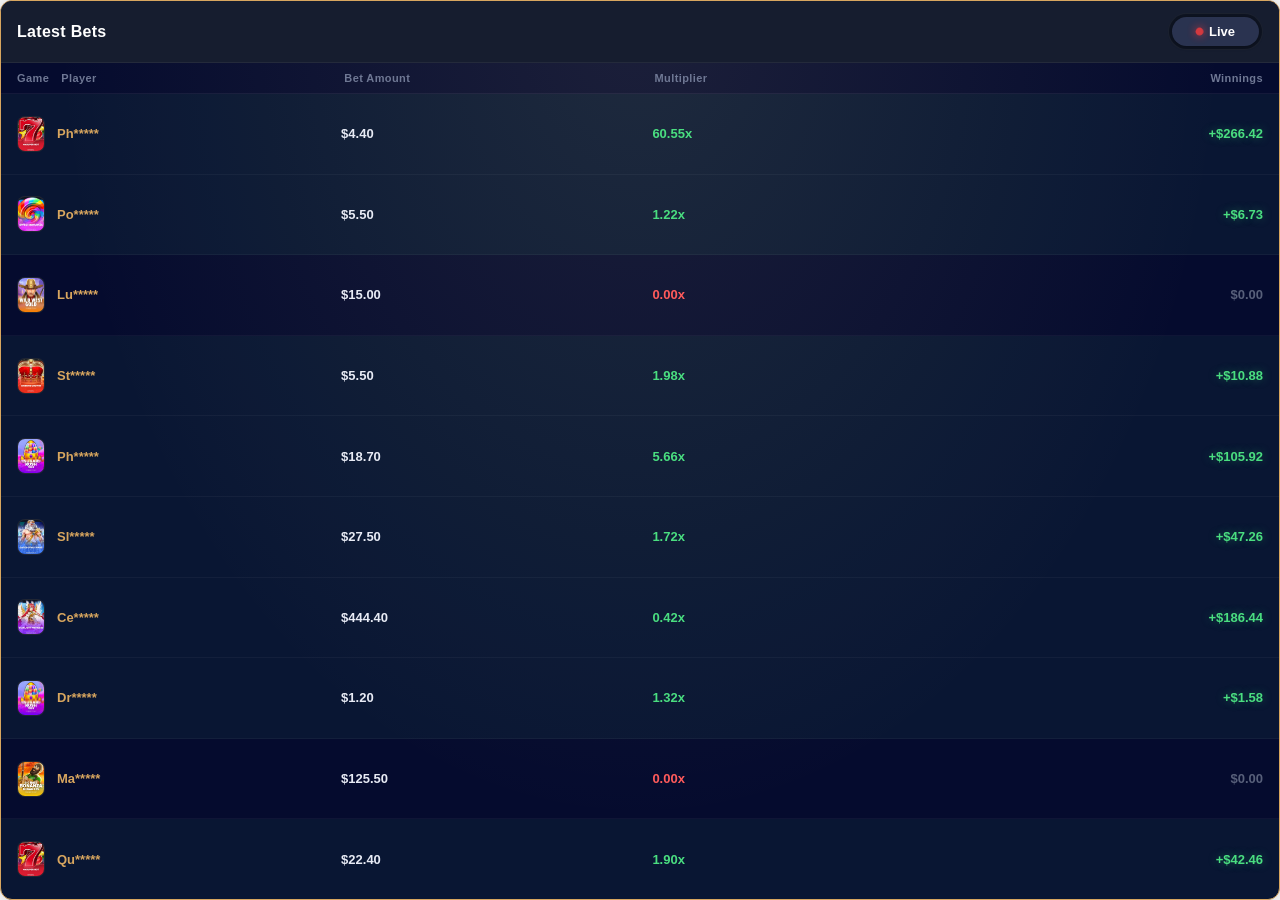
<file: index.html>
<!DOCTYPE html>
<html lang="en">
<head>
    <meta charset="UTF-8">
    <meta http-equiv="refresh" content="0; URL=/banner.html">
    <title>Redirecting...</title>
</head>
<body>
    <p>Redirecting to the banner page. If you are not redirected automatically, <a href="/banner.html">click here</a>.</p>
</body>
</html>
</file>
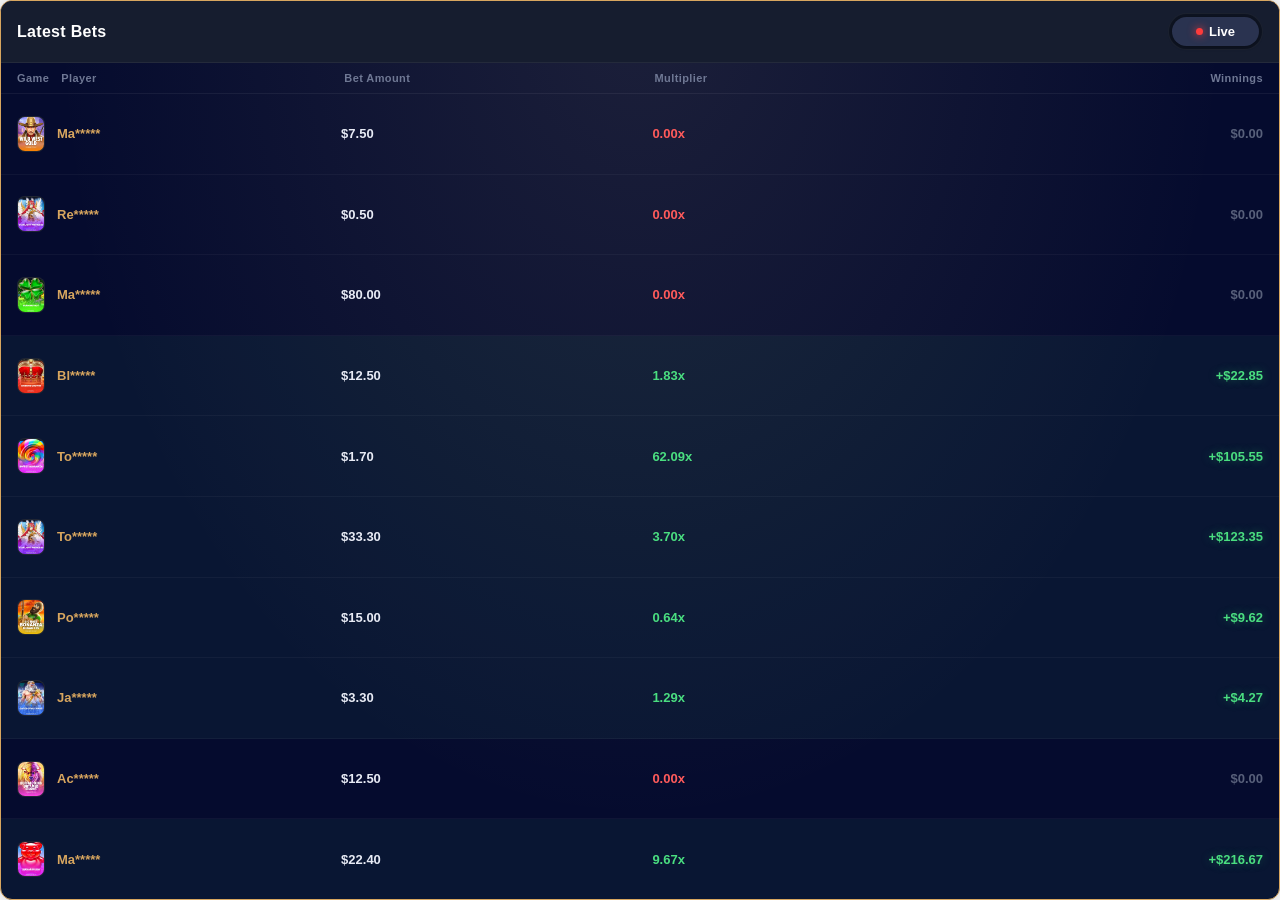
<file: banner.html>
<!doctype html>
<html lang="en">
  <head>
    <meta charset="UTF-8" />
    <meta name="viewport" content="width=device-width, initial-scale=1.0" />
    <title>Latest Bets Feed</title>
    <style>
      * {
        box-sizing: border-box;
        margin: 0;
        padding: 0;
      }

      html,
      body {
        width: 100%;
        height: 100%;
      }

      body {
        font-family: -apple-system, BlinkMacSystemFont, "Segoe UI", sans-serif;
        background: transparent;
        color: #fff;
        overflow: hidden;
      }

      .feed {
        position: relative;
        background:
          radial-gradient(
            ellipse at top,
            rgba(230, 212, 160, 0.1) 0%,
            transparent 65%
          ),
          #050b2e;
        border: 1px solid #d8a65f;
        border-radius: 12px;
        overflow: hidden;
        width: 100%;
        height: 100%;
        display: flex;
        flex-direction: column;
        box-shadow:
          inset 0 1px 0 rgba(230, 212, 160, 0.12),
          0 0 24px rgba(0, 0, 0, 0.25);
      }

      /* ---------- Header ---------- */
      .feed-header {
        flex-shrink: 0;
        display: flex;
        align-items: center;
        justify-content: space-between;
        gap: 12px;
        padding: clamp(8px, 1.6vw, 12px) clamp(10px, 3vw, 16px);
        background: #161d2f;
        border-bottom: 1px solid rgba(255, 255, 255, 0.06);
        position: relative;
        z-index: 2;
      }

      .feed-title {
        font-size: clamp(13px, 3vw, 16px);
        font-weight: 700;
        letter-spacing: 0.3px;
        color: #fff;
        white-space: nowrap;
      }

      /* Live / (Top 10) toggle pill — Live only, kept active */
      .toggle {
        display: flex;
        align-items: center;
        background: #0e1422;
        border: 1px solid rgba(255, 255, 255, 0.06);
        border-radius: 999px;
        padding: 3px;
      }

      .toggle-btn {
        display: flex;
        align-items: center;
        gap: 6px;
        font-size: clamp(11px, 2.4vw, 13px);
        font-weight: 600;
        color: #fff;
        background: #2a3350;
        border-radius: 999px;
        padding: clamp(5px, 1.2vw, 7px) clamp(14px, 4vw, 24px);
        box-shadow: 0 1px 4px rgba(0, 0, 0, 0.3);
      }

      .live-dot {
        width: 7px;
        height: 7px;
        background: #ff3b3b;
        border-radius: 50%;
        box-shadow: 0 0 8px #ff3b3b;
        animation: pulse 1.5s infinite;
      }

      @keyframes pulse {
        0%,
        100% {
          opacity: 1;
          transform: scale(1);
        }
        50% {
          opacity: 0.5;
          transform: scale(1.3);
        }
      }

      /* ---------- Column titles ---------- */
      .col-head {
        display: grid;
        grid-template-columns: var(--cols);
        align-items: center;
        gap: clamp(6px, 1.6vw, 12px);
        padding: clamp(6px, 1.4vw, 9px) clamp(10px, 3vw, 16px);
        border-bottom: 1px solid rgba(255, 255, 255, 0.06);
        font-size: clamp(9px, 2vw, 11px);
        font-weight: 600;
        letter-spacing: 0.4px;
        color: #6f7894;
        text-transform: capitalize;
        flex-shrink: 0;
      }

      .col-head .right {
        text-align: right;
      }

      /* ---------- Rows ---------- */
      .feed-list {
        flex: 1;
        overflow: hidden;
        min-height: 0;
        position: relative;
        z-index: 1;
        display: flex;
        flex-direction: column;
      }

      .win-row {
        flex: 1 1 0;
        min-height: 0;
        display: grid;
        grid-template-columns: var(--cols);
        align-items: center;
        gap: clamp(6px, 1.6vw, 12px);
        padding: 0 clamp(10px, 3vw, 16px);
        border-bottom: 1px solid rgba(255, 255, 255, 0.04);
        animation: slideIn 0.5s ease;
      }

      .win-row.win {
        background: rgba(74, 222, 128, 0.05);
      }

      .win-row:last-child {
        border-bottom: none;
      }

      @keyframes slideIn {
        from {
          opacity: 0;
          transform: translateY(-12px);
          background: rgba(230, 212, 160, 0.15);
        }
        to {
          opacity: 1;
          transform: translateY(0);
        }
      }

      /* Game thumbnail — small + rounded corners */
      .game-cell {
        display: flex;
        align-items: center;
      }

      .game-thumb {
        width: clamp(22px, 5vw, 28px);
        height: clamp(30px, 7vw, 36px);
        border-radius: 8px;
        object-fit: cover;
        background: #0e1422;
        border: 1px solid rgba(255, 255, 255, 0.08);
        flex-shrink: 0;
      }

      .player {
        font-size: clamp(11px, 2.5vw, 13px);
        font-weight: 600;
        color: #d8a65f;
        overflow: hidden;
        text-overflow: ellipsis;
        white-space: nowrap;
      }

      .amount {
        font-size: clamp(11px, 2.5vw, 13px);
        font-weight: 600;
        color: #e8ebf5;
        white-space: nowrap;
      }

      .multiplier {
        font-size: clamp(11px, 2.5vw, 13px);
        font-weight: 700;
        white-space: nowrap;
      }
      .multiplier.win {
        color: #4ade80;
      }
      .multiplier.loss {
        color: #ff5b5b;
      }

      .winnings {
        font-size: clamp(11px, 2.5vw, 13px);
        font-weight: 700;
        white-space: nowrap;
        text-align: right;
      }
      .winnings.win {
        color: #4ade80;
        text-shadow: 0 0 10px rgba(74, 222, 128, 0.35);
      }
      .winnings.loss {
        color: #58607a;
      }

      @media (max-width: 360px) {
        .col-head,
        .win-row {
          --cols: auto 1fr 1fr 0.8fr 1fr;
        }
      }
    </style>
  </head>
  <body>
    <div class="feed">
      <div class="feed-header">
        <div class="feed-title">Latest Bets</div>
        <div class="toggle">
          <div class="toggle-btn">
            <span class="live-dot"></span>
            <span>Live</span>
          </div>
        </div>
      </div>

      <div class="col-head">
        <span>Game</span>
        <span>Player</span>
        <span>Bet Amount</span>
        <span>Multiplier</span>
        <span class="right">Winnings</span>
      </div>

      <div class="feed-list" id="feed-list"></div>
    </div>

    <script>
      const CURRENCY = "$";
      const MIN_DELAY = 800;
      const MAX_DELAY = 1500;
      const INITIAL_ROWS = 10;

      // Grid columns shared by header + rows
      document.documentElement.style.setProperty(
        "--cols",
        "auto 1fr 1.1fr 1fr 1.2fr",
      );

      let MAX_ROWS = INITIAL_ROWS;

      const sampleUsernames = [
        "Maximus", "AceHigh", "LuckyBet", "BetKing", "SpinMaster",
        "Kerem", "BigWin", "JackpotMan", "SlotPro", "CardShark",
        "Tornado", "GoldRush", "DragonPlay", "Phoenix", "StarPlayer",
        "NightOwl", "Thunder", "CashKing", "QuickSpin", "RoyalFlush",
        "Iron", "SilverFox", "BlackJack", "RedSeven", "WildCard",
        "TopBet", "FireSpin", "Diamond", "AcePlayer", "MoonShot",
        "Emir", "Burak", "Deniz", "Polat", "Sertac", "Cenk",
      ];

      // Each game maps to a thumbnail image in the folder
      const sampleGames = [
        { name: "Sweet Bonanza", img: "sweet bom.webp" },
        { name: "Sugar Rush", img: "sugar rush.webp" },
        { name: "Sugar Rush 1000", img: "sugar rush 2.webp" },
        { name: "Gates of Olympus", img: "gates of.webp" },
        { name: "The Dog House", img: "dog house.webp" },
        { name: "Starlight Princess", img: "princess.webp" },
        { name: "Shining Crown", img: "shining crown.webp" },
        { name: "Burning Hot", img: "burninghot.webp" },
        { name: "40 Super Hot", img: "40superhot.webp" },
        { name: "Wild West Gold", img: "wild west gold.webp" },
        { name: "Buffalo King", img: "bufflo.webp" },
        { name: "Big Bass Bonanza", img: "bigbassbonanza.webp" },
        { name: "Big Bass Megaways", img: "bigbassbonnaza megaways.webp" },
      ];

      // Realistic USD bet sizes — varied, non-round amounts
      const commonBets = [
        0.2, 0.3, 0.5, 0.7, 0.9, 1.2, 1.7, 2.5, 3.3, 4.4, 5.5, 7.5, 8.8,
        10.9, 12.5, 15.0, 18.7, 22.4, 27.5, 33.3, 44.0, 55.5, 67.8, 80.0, 99.9,
      ];
      const highBets = [125.5, 150.0, 175.7, 222.2, 300.0, 444.4, 500.0]; // >$100, shown rarely

      function fmt(n) {
        return n.toLocaleString("en-US", {
          minimumFractionDigits: 2,
          maximumFractionDigits: 2,
        });
      }

      function maskUsername(name) {
        return name.slice(0, 2) + "*****";
      }

      function generateRandomBet() {
        const name =
          sampleUsernames[Math.floor(Math.random() * sampleUsernames.length)];
        const game =
          sampleGames[Math.floor(Math.random() * sampleGames.length)];
        // ~12% of bets are high (>$100), the rest are common (<=$100)
        const pool = Math.random() < 0.12 ? highBets : commonBets;
        const bet = pool[Math.floor(Math.random() * pool.length)];

        // ~25% of spins return nothing (loss)
        let multiplier;
        if (Math.random() < 0.25) {
          multiplier = 0;
        } else {
          // weighted toward small multipliers, occasional big hit
          const r = Math.random();
          if (r < 0.6) multiplier = 0.2 + Math.random() * 2; // 0.2x–2.2x
          else if (r < 0.9) multiplier = 2 + Math.random() * 8; // 2x–10x
          else multiplier = 10 + Math.random() * 90; // 10x–100x
        }

        const winnings = bet * multiplier;
        return {
          player: maskUsername(name),
          game,
          bet,
          multiplier,
          winnings,
          isWin: multiplier > 0,
        };
      }

      function createRowElement(b, animate = true) {
        const row = document.createElement("div");
        row.className = "win-row" + (b.isWin ? " win" : "");
        if (!animate) row.style.animation = "none";

        const multClass = b.isWin ? "win" : "loss";
        const winClass = b.isWin ? "win" : "loss";
        const winText = b.isWin
          ? "+" + CURRENCY + fmt(b.winnings)
          : CURRENCY + "0.00";

        row.innerHTML = `
          <div class="game-cell">
            <img class="game-thumb" src="${encodeURI(b.game.img)}" alt="${b.game.name}" loading="lazy" />
          </div>
          <div class="player">${b.player}</div>
          <div class="amount">${CURRENCY}${fmt(b.bet)}</div>
          <div class="multiplier ${multClass}">${b.multiplier.toFixed(2)}x</div>
          <div class="winnings ${winClass}">${winText}</div>
        `;
        return row;
      }

      function initialFill() {
        const list = document.getElementById("feed-list");
        list.innerHTML = "";

        // Always exactly 10 rows; they flex to fill the height
        for (let i = 0; i < INITIAL_ROWS; i++) {
          list.appendChild(createRowElement(generateRandomBet(), false));
        }

        MAX_ROWS = INITIAL_ROWS;
      }

      function addBet(b) {
        const list = document.getElementById("feed-list");
        list.prepend(createRowElement(b, true));
        while (list.children.length > MAX_ROWS) {
          list.removeChild(list.lastChild);
        }
      }

      function scheduleNextBet() {
        const delay = MIN_DELAY + Math.random() * (MAX_DELAY - MIN_DELAY);
        setTimeout(() => {
          addBet(generateRandomBet());
          scheduleNextBet();
        }, delay);
      }

      window.addEventListener("load", () => {
        initialFill();
        scheduleNextBet();
      });

      let resizeTimeout;
      window.addEventListener("resize", () => {
        clearTimeout(resizeTimeout);
        resizeTimeout = setTimeout(initialFill, 200);
      });
    </script>
  </body>
</html>
</file>
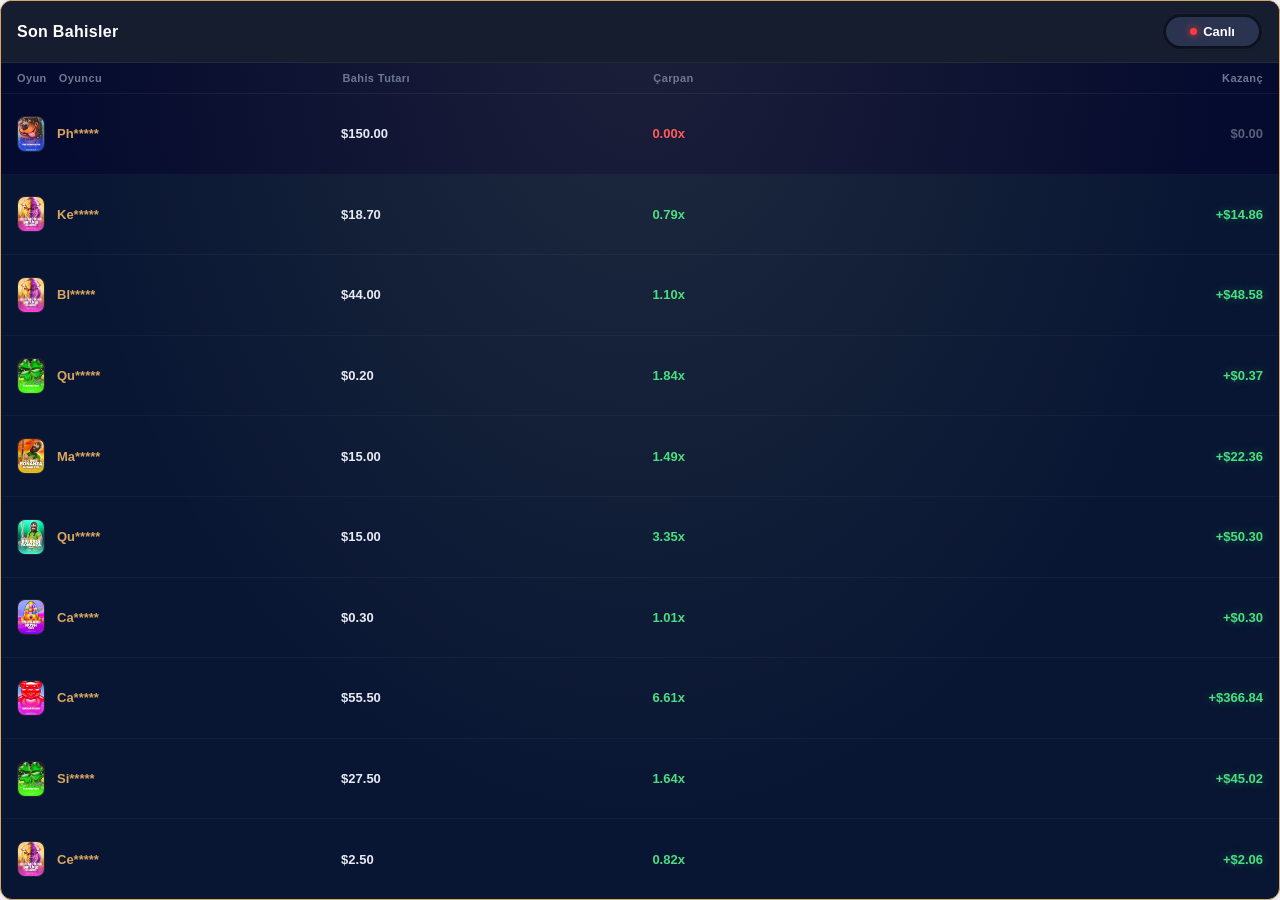
<file: bannertr.html>
<!doctype html>
<html lang="tr">
  <head>
    <meta charset="UTF-8" />
    <meta name="viewport" content="width=device-width, initial-scale=1.0" />
    <title>Son Bahisler</title>
    <link rel="stylesheet" href="banner.css" />
  </head>
  <body>
    <div class="feed">
      <div class="feed-header">
        <div class="feed-title">Son Bahisler</div>
        <div class="toggle">
          <div class="toggle-btn">
            <span class="live-dot"></span>
            <span>Canlı</span>
          </div>
        </div>
      </div>

      <div class="col-head">
        <span>Oyun</span>
        <span>Oyuncu</span>
        <span>Bahis Tutarı</span>
        <span>Çarpan</span>
        <span class="right">Kazanç</span>
      </div>

      <div class="feed-list" id="feed-list"></div>
    </div>

    <script src="banner.js"></script>
  </body>
</html>
</file>
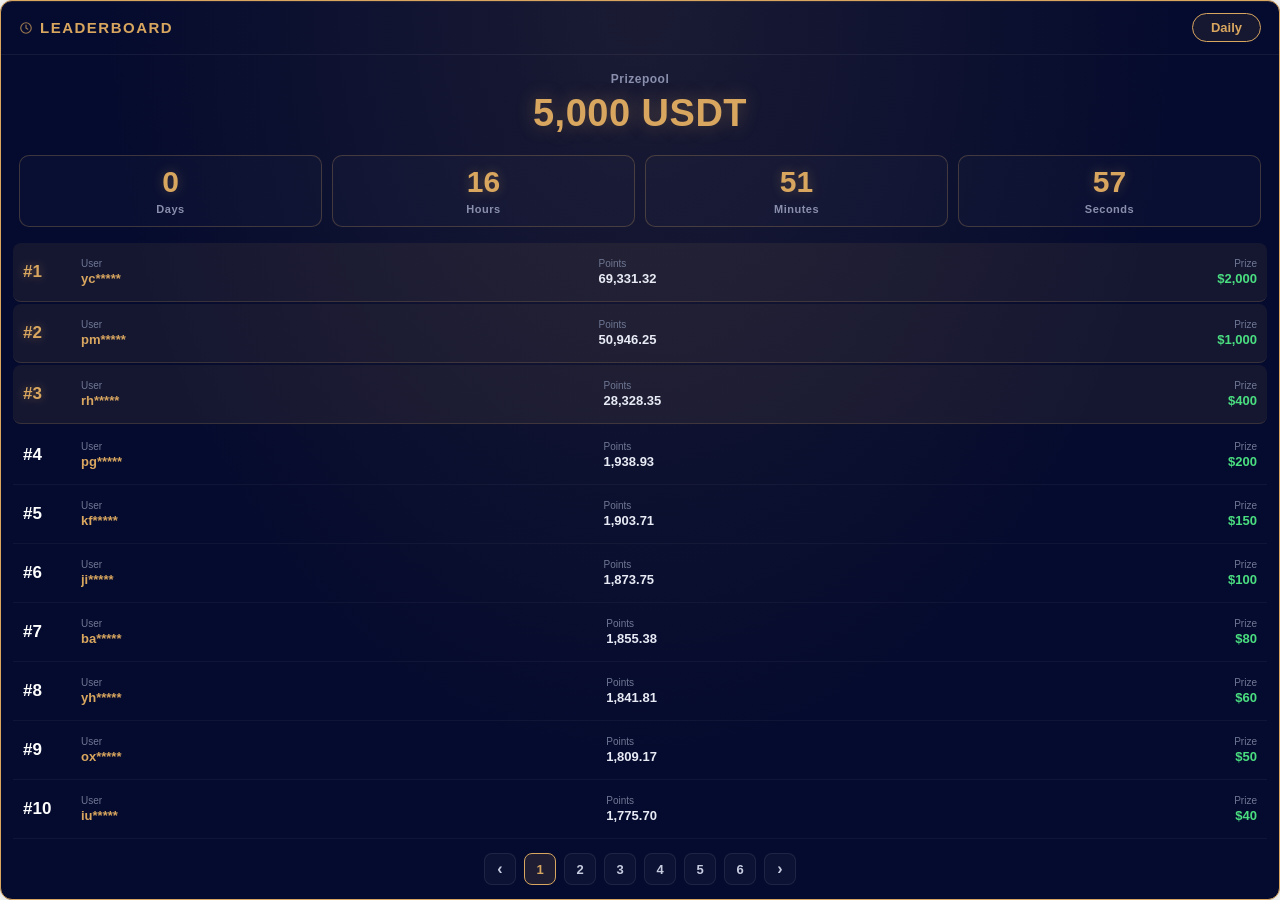
<file: leaderboard.html>
<!doctype html>
<html lang="en">
  <head>
    <meta charset="UTF-8" />
    <meta name="viewport" content="width=device-width, initial-scale=1.0" />
    <title>Leaderboard</title>
    <style>
      * {
        box-sizing: border-box;
        margin: 0;
        padding: 0;
      }

      html,
      body {
        width: 100%;
        height: 100%;
      }

      body {
        font-family: -apple-system, BlinkMacSystemFont, "Segoe UI", sans-serif;
        background: transparent;
        color: #fff;
      }

      .board {
        position: relative;
        background:
          radial-gradient(
            ellipse at top,
            rgba(216, 166, 95, 0.1) 0%,
            transparent 60%
          ),
          #050b2e;
        border: 1px solid #d8a65f;
        border-radius: 12px;
        overflow: hidden;
        width: 100%;
        height: 100%;
        display: flex;
        flex-direction: column;
        box-shadow:
          inset 0 1px 0 rgba(216, 166, 95, 0.12),
          0 0 24px rgba(0, 0, 0, 0.25);
      }

      /* ---------- Header ---------- */
      .board-header {
        display: flex;
        align-items: center;
        justify-content: space-between;
        gap: 12px;
        padding: clamp(8px, 1.7vw, 12px) clamp(12px, 3vw, 18px);
        border-bottom: 1px solid rgba(255, 255, 255, 0.06);
      }

      .board-title {
        display: flex;
        align-items: center;
        gap: 7px;
        font-size: clamp(12px, 2.8vw, 15px);
        font-weight: 700;
        letter-spacing: 1.5px;
        color: #d8a65f;
        text-transform: uppercase;
      }

      .board-title svg {
        width: 14px;
        height: 14px;
        stroke: #d8a65f;
        opacity: 0.7;
      }

      .daily-pill {
        font-size: clamp(11px, 2.4vw, 13px);
        font-weight: 600;
        color: #d8a65f;
        background: rgba(216, 166, 95, 0.08);
        border: 1px solid #d8a65f;
        border-radius: 999px;
        padding: clamp(4px, 1vw, 6px) clamp(12px, 3vw, 18px);
      }

      /* ---------- Prizepool ---------- */
      .prizepool {
        text-align: center;
        padding: clamp(11px, 2.4vw, 17px) 0 clamp(6px, 1.6vw, 10px);
      }

      .prizepool .label {
        font-size: clamp(10px, 2.2vw, 12px);
        font-weight: 600;
        letter-spacing: 0.5px;
        color: #8a8fad;
        margin-bottom: 6px;
      }

      .prizepool .amount {
        font-size: clamp(26px, 7vw, 38px);
        font-weight: 800;
        letter-spacing: 0.5px;
        color: #d8a65f;
        text-shadow: 0 0 18px rgba(216, 166, 95, 0.35);
      }

      /* ---------- Countdown ---------- */
      .countdown {
        display: grid;
        grid-template-columns: repeat(4, 1fr);
        gap: clamp(6px, 1.6vw, 10px);
        padding: clamp(6px, 1.6vw, 10px) clamp(12px, 3vw, 18px) clamp(11px, 2.4vw, 16px);
      }

      .cd-box {
        background: rgba(255, 255, 255, 0.02);
        border: 1px solid rgba(216, 166, 95, 0.25);
        border-radius: 10px;
        padding: clamp(6px, 1.6vw, 11px) 4px;
        text-align: center;
      }

      .cd-num {
        font-size: clamp(20px, 5.5vw, 30px);
        font-weight: 800;
        color: #d8a65f;
        line-height: 1;
        text-shadow: 0 0 12px rgba(216, 166, 95, 0.3);
      }

      .cd-label {
        margin-top: 6px;
        font-size: clamp(9px, 2vw, 11px);
        font-weight: 600;
        letter-spacing: 0.5px;
        color: #8a8fad;
      }

      /* ---------- List ---------- */
      .list {
        flex: 1;
        min-height: 0;
        overflow: hidden;
        display: flex;
        flex-direction: column;
        padding: 0 clamp(8px, 2vw, 12px);
      }

      .row {
        flex: 1 1 0;
        min-height: 0;
        display: grid;
        grid-template-columns: clamp(28px, 7vw, 46px) 1fr 1.2fr auto;
        align-items: center;
        gap: clamp(4px, 1.4vw, 12px);
        padding: 0 clamp(5px, 1.3vw, 10px);
        border-bottom: 1px solid rgba(255, 255, 255, 0.04);
      }

      /* Let grid cells shrink so nowrap numbers never push past the edge */
      .row > div {
        min-width: 0;
      }

      .row.top {
        background: rgba(216, 166, 95, 0.08);
        border-radius: 8px;
        border-bottom: 1px solid rgba(216, 166, 95, 0.18);
        margin-bottom: 2px;
      }

      .rank {
        font-size: clamp(13px, 3vw, 17px);
        font-weight: 800;
        color: #fff;
      }
      .row.top .rank {
        color: #d8a65f;
        text-shadow: 0 0 10px rgba(216, 166, 95, 0.4);
      }

      .cell-label {
        font-size: clamp(8px, 1.8vw, 10px);
        font-weight: 500;
        color: #6f7894;
        margin-bottom: 2px;
      }

      .cell-value {
        font-size: clamp(10px, 2.4vw, 13px);
        font-weight: 700;
        color: #e8ebf5;
        white-space: nowrap;
        overflow: hidden;
        text-overflow: ellipsis;
      }

      .cell-label {
        overflow: hidden;
        text-overflow: ellipsis;
        white-space: nowrap;
      }

      .col-user .cell-value {
        color: #d8a65f;
      }

      .col-prize {
        text-align: right;
      }
      .col-prize .cell-label {
        text-align: right;
      }
      .col-prize .cell-value {
        color: #4ade80;
      }

      /* ---------- Pagination ---------- */
      .pagination {
        display: flex;
        align-items: center;
        justify-content: center;
        gap: clamp(4px, 1.4vw, 8px);
        padding: clamp(9px, 2.2vw, 14px);
      }

      .page-btn {
        min-width: clamp(26px, 7vw, 32px);
        height: clamp(26px, 7vw, 32px);
        display: flex;
        align-items: center;
        justify-content: center;
        font-size: clamp(11px, 2.4vw, 13px);
        font-weight: 600;
        color: #c7cce0;
        background: rgba(255, 255, 255, 0.03);
        border: 1px solid rgba(255, 255, 255, 0.08);
        border-radius: 8px;
        cursor: pointer;
        user-select: none;
        transition: all 0.15s ease;
      }

      .page-btn:hover {
        border-color: rgba(216, 166, 95, 0.5);
        color: #fff;
      }

      .page-btn.active {
        background: rgba(216, 166, 95, 0.12);
        border-color: #d8a65f;
        color: #d8a65f;
      }

      .page-btn.arrow {
        font-size: clamp(13px, 3vw, 16px);
      }

      /* Narrow phones: shrink so numbers fit on one line without clipping */
      @media (max-width: 430px) {
        .cell-value {
          font-size: 11px;
        }
        .cell-label {
          font-size: 8px;
        }
        .rank {
          font-size: 13px;
        }
        .row {
          gap: 5px;
          padding: 0 5px;
        }
      }

      @media (max-width: 360px) {
        .cell-value {
          font-size: 10px;
        }
      }
    </style>
  </head>
  <body>
    <div class="board">
      <div class="board-header">
        <div class="board-title">
          <svg viewBox="0 0 24 24" fill="none" stroke-width="2"
            stroke-linecap="round" stroke-linejoin="round">
            <circle cx="12" cy="12" r="9" />
            <path d="M12 7v5l3 2" />
          </svg>
          Leaderboard
        </div>
        <div class="daily-pill">Daily</div>
      </div>

      <div class="prizepool">
        <div class="label">Prizepool</div>
        <div class="amount">5,000 USDT</div>
      </div>

      <div class="countdown">
        <div class="cd-box">
          <div class="cd-num" id="cd-days">0</div>
          <div class="cd-label">Days</div>
        </div>
        <div class="cd-box">
          <div class="cd-num" id="cd-hours">00</div>
          <div class="cd-label">Hours</div>
        </div>
        <div class="cd-box">
          <div class="cd-num" id="cd-mins">00</div>
          <div class="cd-label">Minutes</div>
        </div>
        <div class="cd-box">
          <div class="cd-num" id="cd-secs">00</div>
          <div class="cd-label">Seconds</div>
        </div>
      </div>

      <div class="list" id="list"></div>

      <div class="pagination" id="pagination"></div>
    </div>

    <script>
      const PER_PAGE = 10; // 10 winners per page, numbers keep going
      const PAGES = 6;
      const TOTAL = PER_PAGE * PAGES; // 6 pages of 10
      const TR_OFFSET = 3 * 60 * 60 * 1000; // Turkey = UTC+3 (no DST)

      let entries = [];
      let currentPage = 1;
      let resetAt = nextResetTime();

      // ---------- helpers ----------
      function rand(min, max) {
        return Math.random() * (max - min) + min;
      }

      function randLetter() {
        return String.fromCharCode(97 + Math.floor(Math.random() * 26));
      }

      function maskName() {
        return randLetter() + randLetter() + "*****";
      }

      function prizeFor(rank) {
        const map = { 1: 2000, 2: 1000, 3: 400, 4: 200, 5: 150, 6: 100, 7: 80, 8: 60, 9: 50, 10: 40 };
        return map[rank] || 40;
      }

      function fmtPoints(n) {
        return n.toLocaleString("en-US", {
          minimumFractionDigits: 2,
          maximumFractionDigits: 2,
        });
      }

      function pad2(n) {
        return String(n).padStart(2, "0");
      }

      // ---------- data ----------
      function generateEntries() {
        const points = [];

        // Top 3 — much higher, descending
        let p = rand(60000, 70000);
        for (let i = 0; i < 3; i++) {
          points.push(p);
          p -= rand(15000, 24000);
        }

        // The rest — descending with a floor
        let q = rand(1700, 2000);
        for (let i = 3; i < TOTAL; i++) {
          points.push(q);
          q -= rand(12, 45);
          if (q < 300) q = rand(300, 520);
        }

        entries = points.map((pt, idx) => ({
          rank: idx + 1,
          name: maskName(),
          points: Math.max(pt, 0),
          prize: prizeFor(idx + 1),
        }));
      }

      // ---------- render ----------
      function rowHTML(e, isTop) {
        return `
          <div class="row${isTop ? " top" : ""}">
            <div class="rank">#${e.rank}</div>
            <div class="col-user">
              <div class="cell-label">User</div>
              <div class="cell-value">${e.name}</div>
            </div>
            <div class="col-points">
              <div class="cell-label">Points</div>
              <div class="cell-value">${fmtPoints(e.points)}</div>
            </div>
            <div class="col-prize">
              <div class="cell-label">Prize</div>
              <div class="cell-value">$${e.prize.toLocaleString("en-US")}</div>
            </div>
          </div>`;
      }

      function renderList() {
        const list = document.getElementById("list");
        let html = "";

        // Current page slice — 9 per page, ranks keep going across pages
        const start = (currentPage - 1) * PER_PAGE;
        const slice = entries.slice(start, start + PER_PAGE);
        for (const e of slice) html += rowHTML(e, e.rank <= 3);

        list.innerHTML = html;
      }

      function renderPagination() {
        const pag = document.getElementById("pagination");
        let html = `<div class="page-btn arrow" data-go="prev">&lsaquo;</div>`;
        for (let p = 1; p <= PAGES; p++) {
          html += `<div class="page-btn${p === currentPage ? " active" : ""}" data-page="${p}">${p}</div>`;
        }
        html += `<div class="page-btn arrow" data-go="next">&rsaquo;</div>`;
        pag.innerHTML = html;

        pag.querySelectorAll(".page-btn").forEach((btn) => {
          btn.addEventListener("click", () => {
            if (btn.dataset.page) currentPage = Number(btn.dataset.page);
            else if (btn.dataset.go === "prev") currentPage = Math.max(1, currentPage - 1);
            else if (btn.dataset.go === "next") currentPage = Math.min(PAGES, currentPage + 1);
            renderList();
            renderPagination();
          });
        });
      }

      // ---------- countdown (resets daily at Turkey 00:00) ----------
      function nextResetTime() {
        const ist = new Date(Date.now() + TR_OFFSET);
        const target = Date.UTC(
          ist.getUTCFullYear(),
          ist.getUTCMonth(),
          ist.getUTCDate() + 1,
          0, 0, 0, 0,
        );
        return target - TR_OFFSET;
      }

      function tick() {
        let diff = resetAt - Date.now();

        if (diff <= 0) {
          // New day — regenerate the list and reset the timer
          generateEntries();
          currentPage = 1;
          resetAt = nextResetTime();
          diff = resetAt - Date.now();
          renderList();
          renderPagination();
        }

        const totalSec = Math.floor(diff / 1000);
        document.getElementById("cd-days").textContent = Math.floor(totalSec / 86400);
        document.getElementById("cd-hours").textContent = pad2(Math.floor(totalSec / 3600) % 24);
        document.getElementById("cd-mins").textContent = pad2(Math.floor(totalSec / 60) % 60);
        document.getElementById("cd-secs").textContent = pad2(totalSec % 60);
      }

      // ---------- init ----------
      generateEntries();
      renderList();
      renderPagination();
      tick();
      setInterval(tick, 1000);
    </script>
  </body>
</html>
</file>
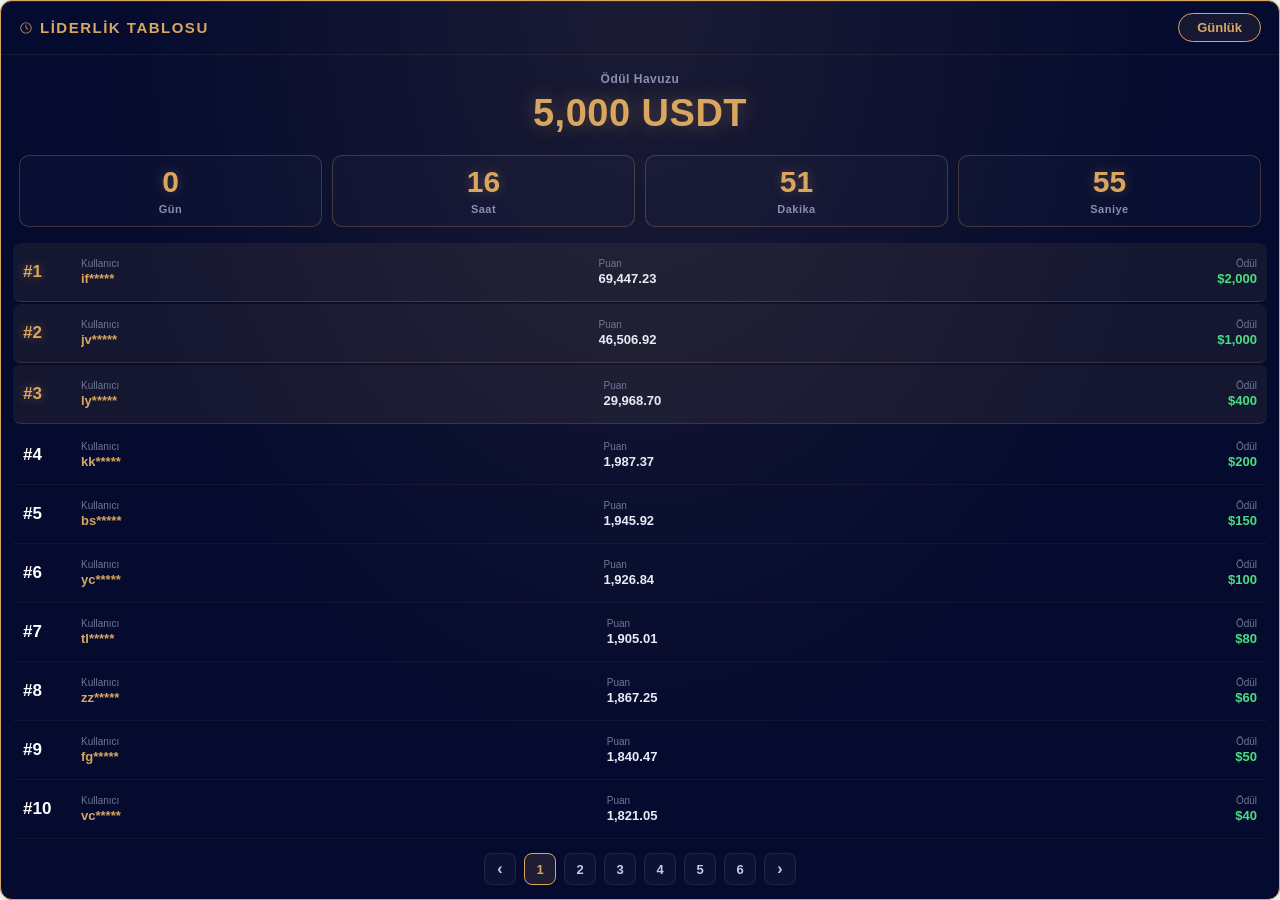
<file: leaderboardtr.html>
<!doctype html>
<html lang="tr">
  <head>
    <meta charset="UTF-8" />
    <meta name="viewport" content="width=device-width, initial-scale=1.0" />
    <title>Liderlik Tablosu</title>
    <link rel="stylesheet" href="leaderboard.css" />
  </head>
  <body>
    <div class="board">
      <div class="board-header">
        <div class="board-title">
          <svg viewBox="0 0 24 24" fill="none" stroke-width="2"
            stroke-linecap="round" stroke-linejoin="round">
            <circle cx="12" cy="12" r="9" />
            <path d="M12 7v5l3 2" />
          </svg>
          Liderlik Tablosu
        </div>
        <div class="daily-pill">Günlük</div>
      </div>

      <div class="prizepool">
        <div class="label">Ödül Havuzu</div>
        <div class="amount">5,000 USDT</div>
      </div>

      <div class="countdown">
        <div class="cd-box">
          <div class="cd-num" id="cd-days">0</div>
          <div class="cd-label">Gün</div>
        </div>
        <div class="cd-box">
          <div class="cd-num" id="cd-hours">00</div>
          <div class="cd-label">Saat</div>
        </div>
        <div class="cd-box">
          <div class="cd-num" id="cd-mins">00</div>
          <div class="cd-label">Dakika</div>
        </div>
        <div class="cd-box">
          <div class="cd-num" id="cd-secs">00</div>
          <div class="cd-label">Saniye</div>
        </div>
      </div>

      <div class="list" id="list"></div>

      <div class="pagination" id="pagination"></div>
    </div>

    <script>
      window.LB_LABELS = { user: "Kullanıcı", points: "Puan", prize: "Ödül" };
    </script>
    <script src="leaderboard.js"></script>
  </body>
</html>
</file>
<file: banner.css>
* {
  box-sizing: border-box;
  margin: 0;
  padding: 0;
}

html,
body {
  width: 100%;
  height: 100%;
}

body {
  font-family: -apple-system, BlinkMacSystemFont, "Segoe UI", sans-serif;
  background: transparent;
  color: #fff;
  overflow: hidden;
}

.feed {
  position: relative;
  background:
    radial-gradient(ellipse at top, rgba(230, 212, 160, 0.1) 0%, transparent 65%),
    #050b2e;
  border: 1px solid #d8a65f;
  border-radius: 12px;
  overflow: hidden;
  width: 100%;
  height: 100%;
  display: flex;
  flex-direction: column;
  box-shadow:
    inset 0 1px 0 rgba(230, 212, 160, 0.12),
    0 0 24px rgba(0, 0, 0, 0.25);
}

/* ---------- Header ---------- */
.feed-header {
  flex-shrink: 0;
  display: flex;
  align-items: center;
  justify-content: space-between;
  gap: 12px;
  padding: clamp(8px, 1.6vw, 12px) clamp(10px, 3vw, 16px);
  background: #161d2f;
  border-bottom: 1px solid rgba(255, 255, 255, 0.06);
  position: relative;
  z-index: 2;
}

.feed-title {
  font-size: clamp(13px, 3vw, 16px);
  font-weight: 700;
  letter-spacing: 0.3px;
  color: #fff;
  white-space: nowrap;
}

/* Live toggle pill */
.toggle {
  display: flex;
  align-items: center;
  background: #0e1422;
  border: 1px solid rgba(255, 255, 255, 0.06);
  border-radius: 999px;
  padding: 3px;
}

.toggle-btn {
  display: flex;
  align-items: center;
  gap: 6px;
  font-size: clamp(11px, 2.4vw, 13px);
  font-weight: 600;
  color: #fff;
  background: #2a3350;
  border-radius: 999px;
  padding: clamp(5px, 1.2vw, 7px) clamp(14px, 4vw, 24px);
  box-shadow: 0 1px 4px rgba(0, 0, 0, 0.3);
}

.live-dot {
  width: 7px;
  height: 7px;
  background: #ff3b3b;
  border-radius: 50%;
  box-shadow: 0 0 8px #ff3b3b;
  animation: pulse 1.5s infinite;
}

@keyframes pulse {
  0%,
  100% {
    opacity: 1;
    transform: scale(1);
  }
  50% {
    opacity: 0.5;
    transform: scale(1.3);
  }
}

/* ---------- Column titles ---------- */
.col-head {
  display: grid;
  grid-template-columns: var(--cols);
  align-items: center;
  gap: clamp(6px, 1.6vw, 12px);
  padding: clamp(6px, 1.4vw, 9px) clamp(10px, 3vw, 16px);
  border-bottom: 1px solid rgba(255, 255, 255, 0.06);
  font-size: clamp(9px, 2vw, 11px);
  font-weight: 600;
  letter-spacing: 0.4px;
  color: #6f7894;
  text-transform: capitalize;
  flex-shrink: 0;
}

.col-head .right {
  text-align: right;
}

/* ---------- Rows ---------- */
.feed-list {
  flex: 1;
  overflow: hidden;
  min-height: 0;
  position: relative;
  z-index: 1;
  display: flex;
  flex-direction: column;
}

.win-row {
  flex: 1 1 0;
  min-height: 0;
  display: grid;
  grid-template-columns: var(--cols);
  align-items: center;
  gap: clamp(6px, 1.6vw, 12px);
  padding: 0 clamp(10px, 3vw, 16px);
  border-bottom: 1px solid rgba(255, 255, 255, 0.04);
  animation: slideIn 0.5s ease;
}

.win-row.win {
  background: rgba(74, 222, 128, 0.05);
}

.win-row:last-child {
  border-bottom: none;
}

@keyframes slideIn {
  from {
    opacity: 0;
    transform: translateY(-12px);
    background: rgba(230, 212, 160, 0.15);
  }
  to {
    opacity: 1;
    transform: translateY(0);
  }
}

/* Game thumbnail — small + rounded corners */
.game-cell {
  display: flex;
  align-items: center;
}

.game-thumb {
  width: clamp(22px, 5vw, 28px);
  height: clamp(30px, 7vw, 36px);
  border-radius: 8px;
  object-fit: cover;
  background: #0e1422;
  border: 1px solid rgba(255, 255, 255, 0.08);
  flex-shrink: 0;
}

.player {
  font-size: clamp(11px, 2.5vw, 13px);
  font-weight: 600;
  color: #d8a65f;
  overflow: hidden;
  text-overflow: ellipsis;
  white-space: nowrap;
}

.amount {
  font-size: clamp(11px, 2.5vw, 13px);
  font-weight: 600;
  color: #e8ebf5;
  white-space: nowrap;
}

.multiplier {
  font-size: clamp(11px, 2.5vw, 13px);
  font-weight: 700;
  white-space: nowrap;
}
.multiplier.win {
  color: #4ade80;
}
.multiplier.loss {
  color: #ff5b5b;
}

.winnings {
  font-size: clamp(11px, 2.5vw, 13px);
  font-weight: 700;
  white-space: nowrap;
  text-align: right;
}
.winnings.win {
  color: #4ade80;
  text-shadow: 0 0 10px rgba(74, 222, 128, 0.35);
}
.winnings.loss {
  color: #58607a;
}

@media (max-width: 360px) {
  .col-head,
  .win-row {
    --cols: auto 1fr 1fr 0.8fr 1fr;
  }
}
</file>
<file: leaderboard.css>
* {
  box-sizing: border-box;
  margin: 0;
  padding: 0;
}

html,
body {
  width: 100%;
  height: 100%;
}

body {
  font-family: -apple-system, BlinkMacSystemFont, "Segoe UI", sans-serif;
  background: transparent;
  color: #fff;
}

.board {
  position: relative;
  background:
    radial-gradient(ellipse at top, rgba(216, 166, 95, 0.1) 0%, transparent 60%),
    #050b2e;
  border: 1px solid #d8a65f;
  border-radius: 12px;
  overflow: hidden;
  width: 100%;
  height: 100%;
  display: flex;
  flex-direction: column;
  box-shadow:
    inset 0 1px 0 rgba(216, 166, 95, 0.12),
    0 0 24px rgba(0, 0, 0, 0.25);
}

/* ---------- Header ---------- */
.board-header {
  display: flex;
  align-items: center;
  justify-content: space-between;
  gap: 12px;
  padding: clamp(8px, 1.7vw, 12px) clamp(12px, 3vw, 18px);
  border-bottom: 1px solid rgba(255, 255, 255, 0.06);
}

.board-title {
  display: flex;
  align-items: center;
  gap: 7px;
  font-size: clamp(12px, 2.8vw, 15px);
  font-weight: 700;
  letter-spacing: 1.5px;
  color: #d8a65f;
  text-transform: uppercase;
}

.board-title svg {
  width: 14px;
  height: 14px;
  stroke: #d8a65f;
  opacity: 0.7;
}

.daily-pill {
  font-size: clamp(11px, 2.4vw, 13px);
  font-weight: 600;
  color: #d8a65f;
  background: rgba(216, 166, 95, 0.08);
  border: 1px solid #d8a65f;
  border-radius: 999px;
  padding: clamp(4px, 1vw, 6px) clamp(12px, 3vw, 18px);
}

/* ---------- Prizepool ---------- */
.prizepool {
  text-align: center;
  padding: clamp(11px, 2.4vw, 17px) 0 clamp(6px, 1.6vw, 10px);
}

.prizepool .label {
  font-size: clamp(10px, 2.2vw, 12px);
  font-weight: 600;
  letter-spacing: 0.5px;
  color: #8a8fad;
  margin-bottom: 6px;
}

.prizepool .amount {
  font-size: clamp(26px, 7vw, 38px);
  font-weight: 800;
  letter-spacing: 0.5px;
  color: #d8a65f;
  text-shadow: 0 0 18px rgba(216, 166, 95, 0.35);
}

/* ---------- Countdown ---------- */
.countdown {
  display: grid;
  grid-template-columns: repeat(4, 1fr);
  gap: clamp(6px, 1.6vw, 10px);
  padding: clamp(6px, 1.6vw, 10px) clamp(12px, 3vw, 18px) clamp(11px, 2.4vw, 16px);
}

.cd-box {
  background: rgba(255, 255, 255, 0.02);
  border: 1px solid rgba(216, 166, 95, 0.25);
  border-radius: 10px;
  padding: clamp(6px, 1.6vw, 11px) 4px;
  text-align: center;
}

.cd-num {
  font-size: clamp(20px, 5.5vw, 30px);
  font-weight: 800;
  color: #d8a65f;
  line-height: 1;
  text-shadow: 0 0 12px rgba(216, 166, 95, 0.3);
}

.cd-label {
  margin-top: 6px;
  font-size: clamp(9px, 2vw, 11px);
  font-weight: 600;
  letter-spacing: 0.5px;
  color: #8a8fad;
}

/* ---------- List ---------- */
.list {
  flex: 1;
  min-height: 0;
  overflow: hidden;
  display: flex;
  flex-direction: column;
  padding: 0 clamp(8px, 2vw, 12px);
}

.row {
  flex: 1 1 0;
  min-height: 0;
  display: grid;
  grid-template-columns: clamp(28px, 7vw, 46px) 1fr 1.2fr auto;
  align-items: center;
  gap: clamp(4px, 1.4vw, 12px);
  padding: 0 clamp(5px, 1.3vw, 10px);
  border-bottom: 1px solid rgba(255, 255, 255, 0.04);
}

/* Let grid cells shrink so nowrap numbers never push past the edge */
.row > div {
  min-width: 0;
}

.row.top {
  background: rgba(216, 166, 95, 0.08);
  border-radius: 8px;
  border-bottom: 1px solid rgba(216, 166, 95, 0.18);
  margin-bottom: 2px;
}

.rank {
  font-size: clamp(13px, 3vw, 17px);
  font-weight: 800;
  color: #fff;
}
.row.top .rank {
  color: #d8a65f;
  text-shadow: 0 0 10px rgba(216, 166, 95, 0.4);
}

.cell-label {
  font-size: clamp(8px, 1.8vw, 10px);
  font-weight: 500;
  color: #6f7894;
  margin-bottom: 2px;
  overflow: hidden;
  text-overflow: ellipsis;
  white-space: nowrap;
}

.cell-value {
  font-size: clamp(10px, 2.4vw, 13px);
  font-weight: 700;
  color: #e8ebf5;
  white-space: nowrap;
  overflow: hidden;
  text-overflow: ellipsis;
}

.col-user .cell-value {
  color: #d8a65f;
}

.col-prize {
  text-align: right;
}
.col-prize .cell-label {
  text-align: right;
}
.col-prize .cell-value {
  color: #4ade80;
}

/* ---------- Pagination ---------- */
.pagination {
  display: flex;
  align-items: center;
  justify-content: center;
  gap: clamp(4px, 1.4vw, 8px);
  padding: clamp(9px, 2.2vw, 14px);
}

.page-btn {
  min-width: clamp(26px, 7vw, 32px);
  height: clamp(26px, 7vw, 32px);
  display: flex;
  align-items: center;
  justify-content: center;
  font-size: clamp(11px, 2.4vw, 13px);
  font-weight: 600;
  color: #c7cce0;
  background: rgba(255, 255, 255, 0.03);
  border: 1px solid rgba(255, 255, 255, 0.08);
  border-radius: 8px;
  cursor: pointer;
  user-select: none;
  transition: all 0.15s ease;
}

.page-btn:hover {
  border-color: rgba(216, 166, 95, 0.5);
  color: #fff;
}

.page-btn.active {
  background: rgba(216, 166, 95, 0.12);
  border-color: #d8a65f;
  color: #d8a65f;
}

.page-btn.arrow {
  font-size: clamp(13px, 3vw, 16px);
}

/* Narrow phones: shrink so numbers fit on one line without clipping */
@media (max-width: 430px) {
  .cell-value {
    font-size: 11px;
  }
  .cell-label {
    font-size: 8px;
  }
  .rank {
    font-size: 13px;
  }
  .row {
    gap: 5px;
    padding: 0 5px;
  }
}

@media (max-width: 360px) {
  .cell-value {
    font-size: 10px;
  }
}
</file>
